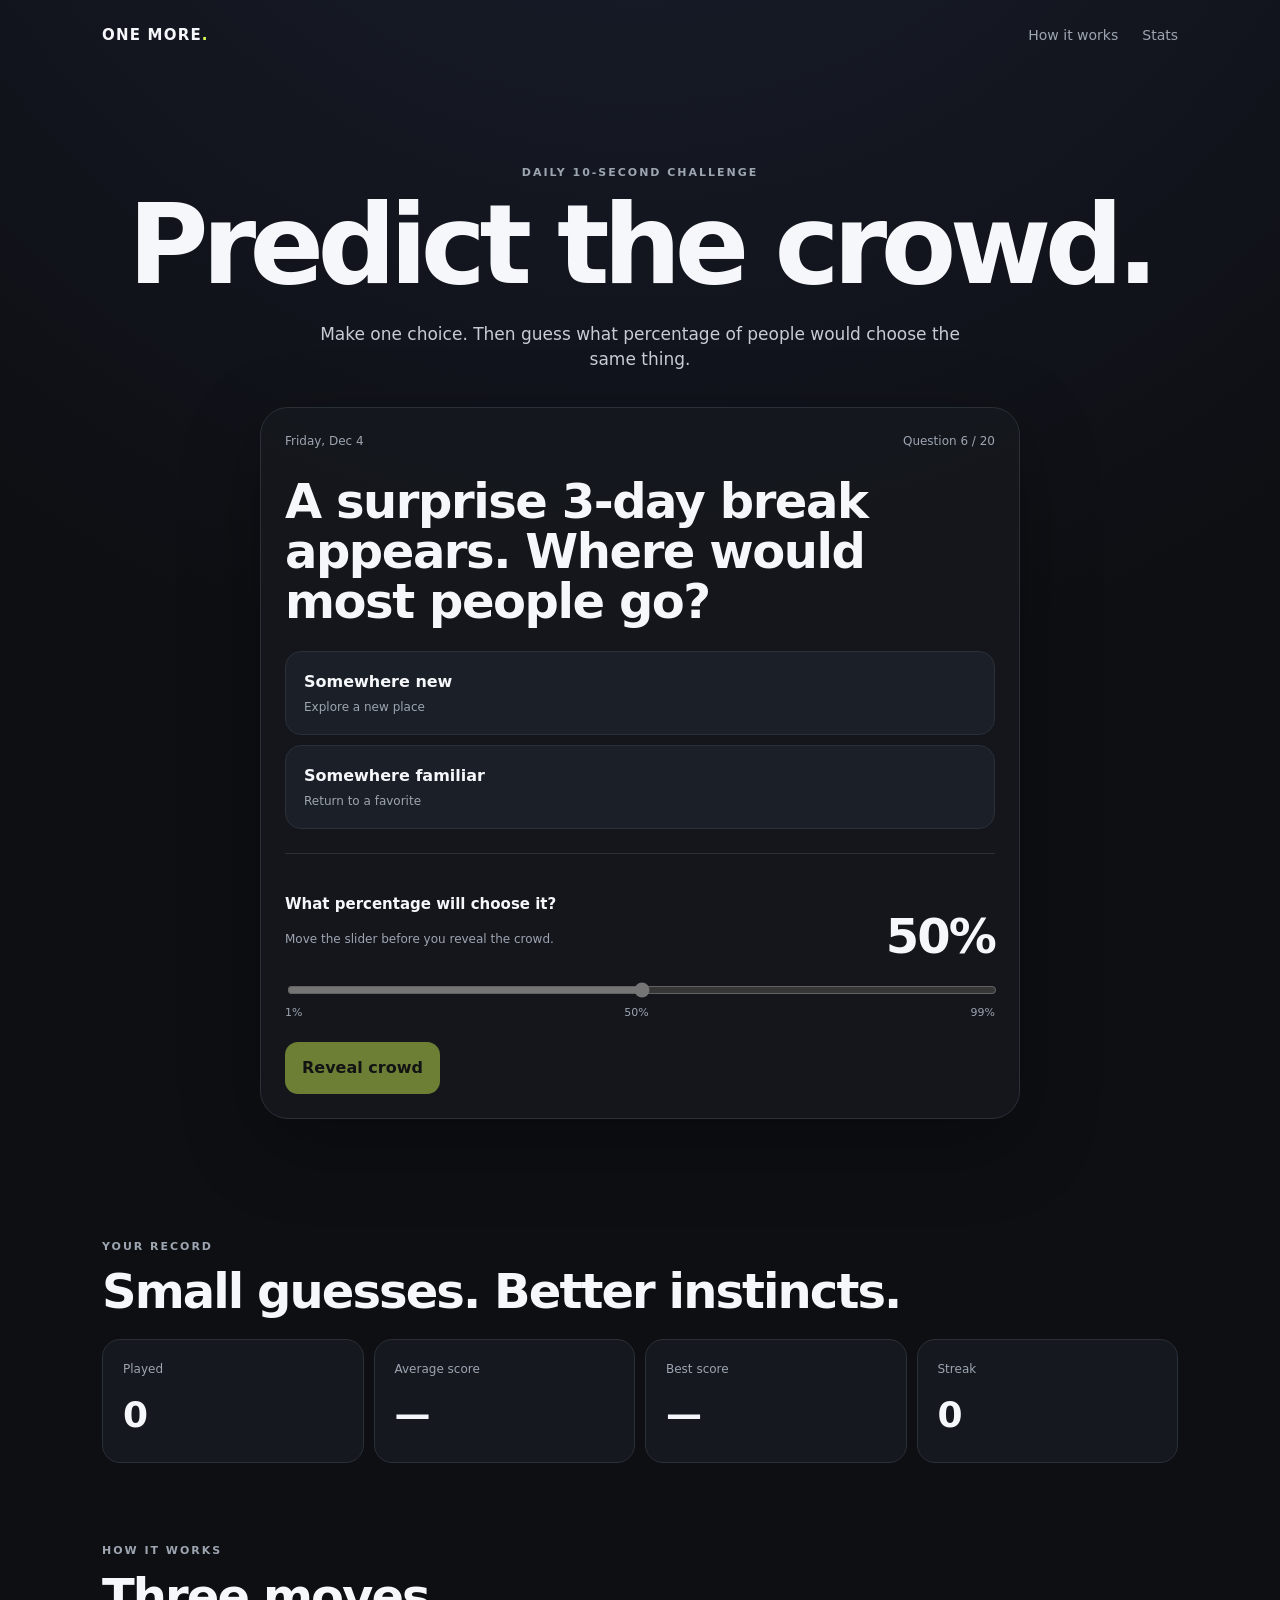
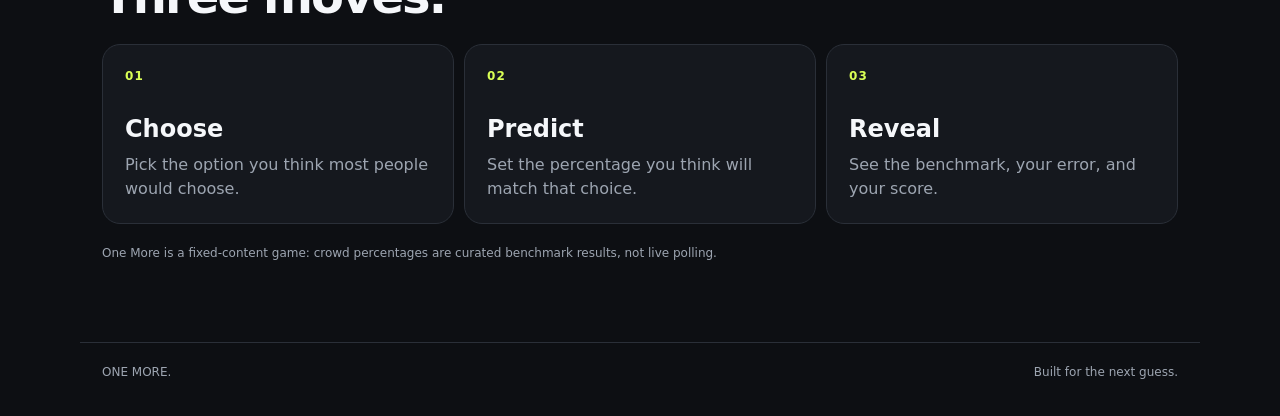
<file: index.html>
<!doctype html>
<html lang="en">
<head>
  <meta charset="utf-8">
  <meta name="viewport" content="width=device-width, initial-scale=1, viewport-fit=cover">
  <meta name="theme-color" content="#101217">
  <meta name="description" content="One More — a daily 10-second crowd prediction game.">
  <meta property="og:title" content="One More — Predict the crowd.">
  <meta property="og:description" content="Make one choice. Predict the crowd. See how close you were.">
  <meta property="og:type" content="website">
  <meta name="twitter:card" content="summary">
  <link rel="manifest" href="./manifest.webmanifest">
  <link rel="icon" href="./favicon.svg" type="image/svg+xml">
  <link rel="stylesheet" href="./style.css">
  <title>One More — Predict the crowd.</title>
</head>
<body>
  <header class="site-header">
    <a class="brand" href="./" aria-label="One More home">ONE MORE<span>.</span></a>
    <nav aria-label="Primary">
      <a href="#how">How it works</a>
      <a href="#stats">Stats</a>
    </nav>
  </header>

  <main>
    <section class="hero" aria-labelledby="hero-title">
      <p class="eyebrow">DAILY 10-SECOND CHALLENGE</p>
      <h1 id="hero-title">Predict the crowd.</h1>
      <p class="hero-copy">Make one choice. Then guess what percentage of people would choose the same thing.</p>
      <div class="challenge-shell">
        <div class="challenge-meta">
          <span id="dateLabel">Today</span>
          <span id="questionCount">Question 1</span>
        </div>
        <div id="game" class="game" aria-live="polite"></div>
      </div>
    </section>

    <section id="stats" class="stats-section" aria-labelledby="stats-title">
      <div class="section-head">
        <p class="eyebrow">YOUR RECORD</p>
        <h2 id="stats-title">Small guesses. Better instincts.</h2>
      </div>
      <div class="stat-grid">
        <article class="stat-card"><span class="stat-label">Played</span><strong id="playedStat">0</strong></article>
        <article class="stat-card"><span class="stat-label">Average score</span><strong id="avgStat">—</strong></article>
        <article class="stat-card"><span class="stat-label">Best score</span><strong id="bestStat">—</strong></article>
        <article class="stat-card"><span class="stat-label">Streak</span><strong id="streakStat">0</strong></article>
      </div>
    </section>

    <section id="how" class="how-section" aria-labelledby="how-title">
      <div class="section-head">
        <p class="eyebrow">HOW IT WORKS</p>
        <h2 id="how-title">Three moves.</h2>
      </div>
      <div class="steps">
        <article><span>01</span><h3>Choose</h3><p>Pick the option you think most people would choose.</p></article>
        <article><span>02</span><h3>Predict</h3><p>Set the percentage you think will match that choice.</p></article>
        <article><span>03</span><h3>Reveal</h3><p>See the benchmark, your error, and your score.</p></article>
      </div>
      <p class="note">One More is a fixed-content game: crowd percentages are curated benchmark results, not live polling.</p>
    </section>
  </main>

  <footer class="site-footer">
    <span>ONE MORE.</span>
    <span>Built for the next guess.</span>
  </footer>

  <div id="shareDialog" class="dialog" hidden>
    <div class="dialog-backdrop" data-close-dialog></div>
    <section class="dialog-card" role="dialog" aria-modal="true" aria-labelledby="shareTitle">
      <button class="close-btn" type="button" aria-label="Close" data-close-dialog>×</button>
      <p class="eyebrow">YOUR RESULT</p>
      <h2 id="shareTitle">Share the guess.</h2>
      <div id="shareCard" class="share-card"></div>
      <div class="dialog-actions">
        <button class="primary-btn" id="shareBtn">Share result</button>
        <button class="secondary-btn" id="copyBtn">Copy link</button>
      </div>
    </section>
  </div>

  <script src="./app.js"></script>
</body>
</html>
</file>
<file: style.css>
:root{
  --bg:#0d0f13;
  --panel:#15181e;
  --panel-2:#1b1f27;
  --text:#f5f7fa;
  --muted:#9da5b1;
  --line:#2a2f38;
  --accent:#d9ff55;
  --accent-ink:#10120b;
  --danger:#ff6e6e;
  --max:1120px;
  font-family:Inter,ui-sans-serif,system-ui,-apple-system,BlinkMacSystemFont,"Segoe UI",sans-serif;
  color-scheme:dark;
}
*{box-sizing:border-box}
html{scroll-behavior:smooth}
body{margin:0;background:radial-gradient(circle at 50% -20%,#1b2030 0,#0d0f13 44%);color:var(--text);line-height:1.5}
button,a{font:inherit}
button{cursor:pointer}
a{color:inherit;text-decoration:none}
.site-header{max-width:var(--max);margin:auto;padding:24px 22px;display:flex;align-items:center;justify-content:space-between}
.brand{font-weight:900;letter-spacing:.08em;font-size:15px}
.brand span{color:var(--accent)}
.site-header nav{display:flex;gap:24px;color:var(--muted);font-size:14px}
.site-header nav a:hover{color:var(--text)}
main{max-width:var(--max);margin:auto;padding:24px 22px 80px}
.hero{padding:70px 0 40px;text-align:center}
.eyebrow{font-size:11px;letter-spacing:.18em;color:var(--muted);font-weight:800;margin:0 0 12px}
h1{font-size:clamp(54px,10vw,110px);line-height:.95;letter-spacing:-.06em;margin:0}
.hero-copy{max-width:640px;margin:24px auto 34px;color:#c7ccd4;font-size:17px}
.challenge-shell{max-width:760px;margin:auto;text-align:left;background:rgba(21,24,30,.86);border:1px solid var(--line);border-radius:28px;padding:24px;box-shadow:0 25px 80px rgba(0,0,0,.3)}
.challenge-meta{display:flex;justify-content:space-between;color:var(--muted);font-size:12px;margin-bottom:26px}
.question{font-size:clamp(28px,5vw,48px);line-height:1.05;letter-spacing:-.03em;margin:0 0 24px}
.answers{display:grid;gap:10px}
.answer-btn{width:100%;text-align:left;padding:18px 18px;border-radius:16px;border:1px solid var(--line);background:var(--panel-2);color:var(--text);transition:.18s transform,.18s border-color,.18s background}
.answer-btn:hover{transform:translateY(-1px);border-color:#4a5260}
.answer-btn.selected{border-color:var(--accent);background:#202518}
.answer-main{display:block;font-size:16px;font-weight:700}
.answer-sub{display:block;color:var(--muted);font-size:12px;margin-top:4px}
.predict-box{margin-top:24px;padding-top:24px;border-top:1px solid var(--line)}
.predict-head{display:flex;justify-content:space-between;align-items:end;gap:20px}
.predict-title{font-size:15px;font-weight:800}
.big-percent{font-size:48px;line-height:1;font-weight:900;letter-spacing:-.04em}
.range-wrap{margin:20px 0}
input[type=range]{width:100%;accent-color:var(--accent)}
.range-labels{display:flex;justify-content:space-between;font-size:11px;color:var(--muted)}
.primary-btn,.secondary-btn{border-radius:13px;padding:13px 16px;border:1px solid transparent;font-weight:800}
.primary-btn{background:var(--accent);color:var(--accent-ink)}
.primary-btn:disabled{opacity:.45;cursor:not-allowed}
.secondary-btn{background:transparent;border-color:var(--line);color:var(--text)}
.action-row{display:flex;gap:10px;margin-top:18px}
.result{margin-top:24px;display:none}
.result.visible{display:block}
.result-top{display:flex;justify-content:space-between;gap:16px;align-items:start}
.score{font-size:72px;line-height:.9;letter-spacing:-.06em;font-weight:950}
.score small{display:block;font-size:11px;letter-spacing:.12em;color:var(--muted);font-weight:800;margin-top:8px}
.result-copy{color:#cbd0d8;margin:8px 0 0}
.result-line{margin:20px 0 0;display:grid;grid-template-columns:1fr 1fr;gap:10px}
.result-metric{background:var(--panel-2);border:1px solid var(--line);border-radius:15px;padding:14px}
.result-metric span{display:block;color:var(--muted);font-size:11px;text-transform:uppercase;letter-spacing:.08em}
.result-metric strong{display:block;margin-top:3px;font-size:20px}
.section-head{margin-bottom:24px}
.section-head h2{font-size:clamp(28px,5vw,48px);line-height:1;letter-spacing:-.04em;margin:0}
.stats-section,.how-section{padding:80px 0 0}
.stat-grid{display:grid;grid-template-columns:repeat(4,1fr);gap:10px}
.stat-card{background:var(--panel);border:1px solid var(--line);border-radius:18px;padding:20px}
.stat-label{display:block;color:var(--muted);font-size:12px}
.stat-card strong{display:block;font-size:36px;letter-spacing:-.05em;margin-top:10px}
.steps{display:grid;grid-template-columns:repeat(3,1fr);gap:10px}
.steps article{background:var(--panel);border:1px solid var(--line);border-radius:18px;padding:22px}
.steps span{display:block;color:var(--accent);font-weight:900;letter-spacing:.1em;font-size:12px}
.steps h3{font-size:24px;margin:26px 0 6px}
.steps p{color:var(--muted);margin:0}
.note{max-width:760px;color:var(--muted);font-size:12px;margin:20px 0 0}
.site-footer{max-width:var(--max);margin:auto;padding:20px 22px 35px;border-top:1px solid var(--line);display:flex;justify-content:space-between;color:var(--muted);font-size:12px}
.dialog[hidden]{display:none}
.dialog{position:fixed;inset:0;z-index:10;display:grid;place-items:center;padding:20px}
.dialog-backdrop{position:absolute;inset:0;background:rgba(0,0,0,.72);backdrop-filter:blur(6px)}
.dialog-card{position:relative;width:min(520px,100%);background:var(--panel);border:1px solid var(--line);border-radius:24px;padding:24px;z-index:1}
.close-btn{position:absolute;right:14px;top:10px;background:none;border:0;color:var(--muted);font-size:28px}
.share-card{margin:20px 0;background:linear-gradient(145deg,#171a20,#0f1115);border:1px solid #343a45;border-radius:20px;padding:28px}
.share-brand{font-size:12px;letter-spacing:.16em;font-weight:900;color:var(--accent)}
.share-score{font-size:72px;font-weight:950;letter-spacing:-.07em;line-height:1;margin:30px 0 8px}
.share-details{color:#c4cad3}
.share-details strong{color:var(--text)}
.dialog-actions{display:flex;gap:10px}
.dialog-actions button{flex:1}
@media (max-width:800px){
  .stat-grid{grid-template-columns:repeat(2,1fr)}
  .steps{grid-template-columns:1fr}
}
@media (max-width:560px){
  .site-header{padding:18px}
  .site-header nav{gap:14px}
  main{padding-left:16px;padding-right:16px}
  .hero{padding-top:45px}
  .challenge-shell{padding:18px;border-radius:22px}
  .result-top{flex-direction:column}
  .result-line{grid-template-columns:1fr 1fr}
  .site-footer{padding-left:16px;padding-right:16px}
}
</file>
